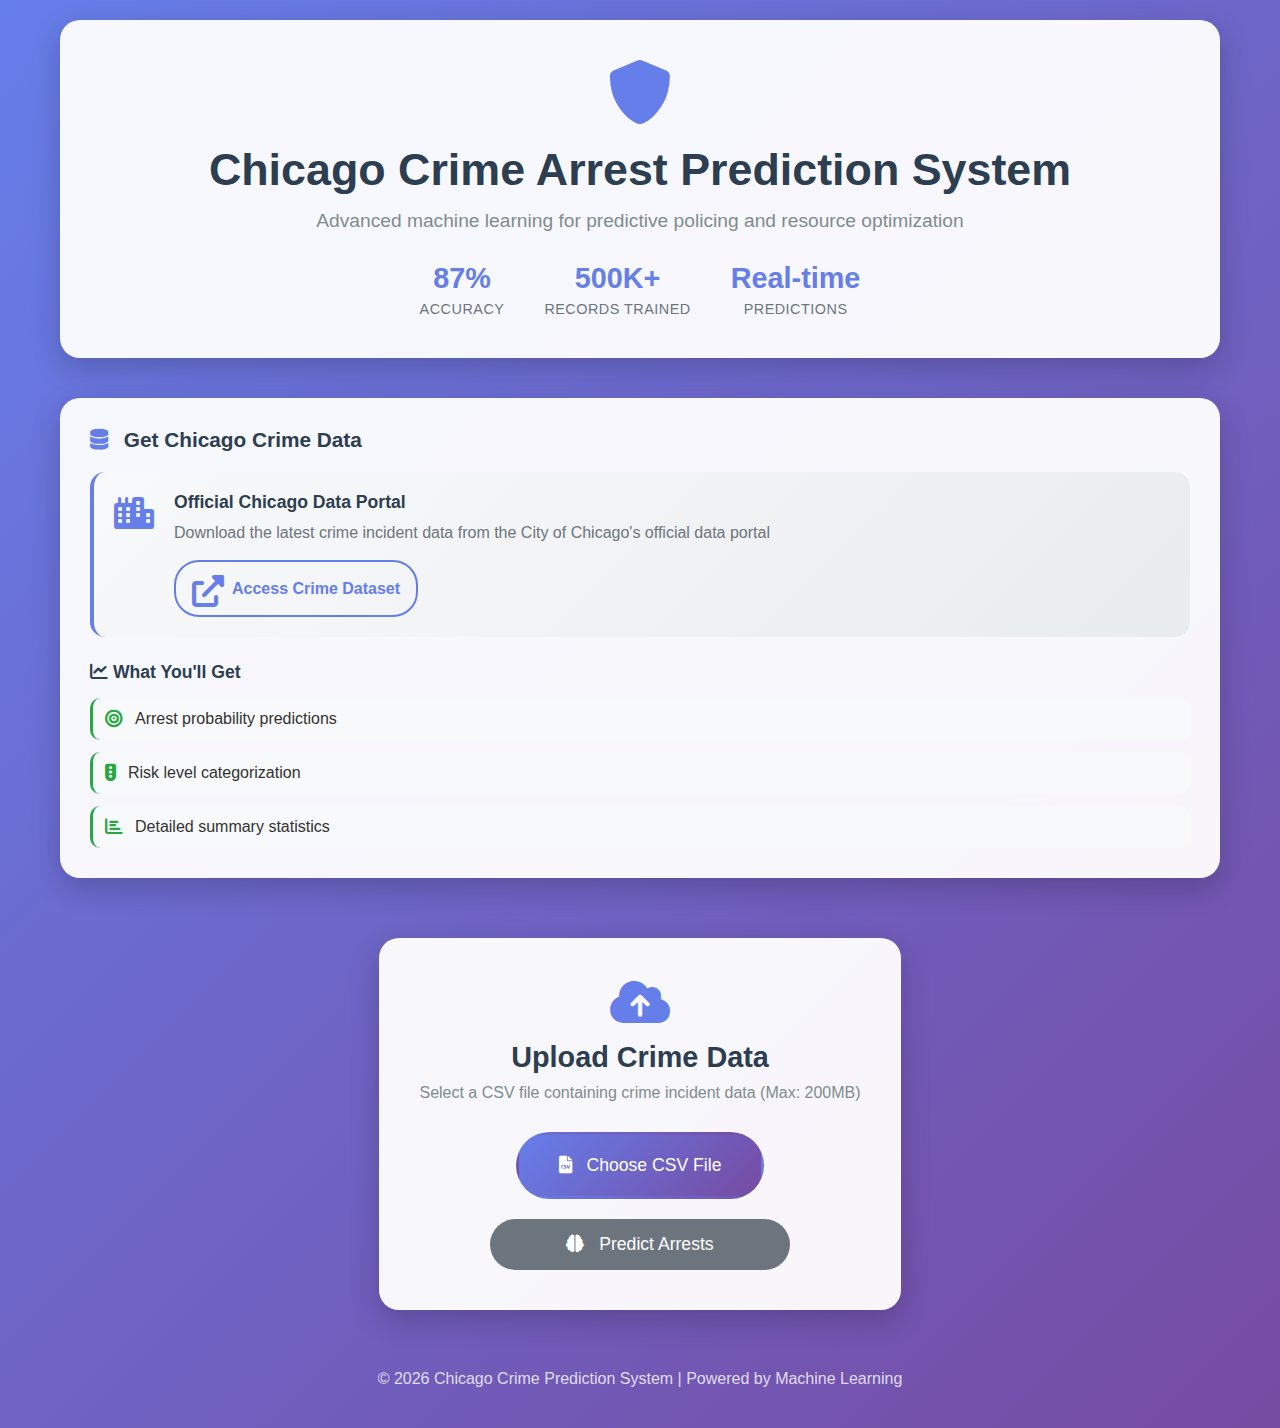
<file: static-web/index.html>
<!DOCTYPE html>
<html lang="en">
<head>
    <meta charset="UTF-8">
    <meta name="viewport" content="width=device-width, initial-scale=1.0">
    <title>Chicago Crime Arrest Prediction</title>
    <link rel="stylesheet" href="style.css">
    <link href="https://cdnjs.cloudflare.com/ajax/libs/font-awesome/6.0.0/css/all.min.css" rel="stylesheet">
</head>
<body>
    <div class="container">
        <header class="header">
            <div class="header-content">
                <div class="header-icon">
                    <i class="fas fa-shield-alt"></i>
                </div>
                <h1>Chicago Crime Arrest Prediction System</h1>
                <p class="subtitle">Advanced machine learning for predictive policing and resource optimization</p>
                <div class="stats-preview">
                    <div class="stat-preview">
                        <span class="stat-number">87%</span>
                        <span class="stat-label">Accuracy</span>
                    </div>
                    <div class="stat-preview">
                        <span class="stat-number">500K+</span>
                        <span class="stat-label">Records Trained</span>
                    </div>
                    <div class="stat-preview">
                        <span class="stat-number">Real-time</span>
                        <span class="stat-label">Predictions</span>
                    </div>
                </div>
            </div>
        </header>

        <main class="main-content">
            <div class="info-section">
                <h3><i class="fas fa-database"></i> Get Chicago Crime Data</h3>
                <div class="data-source">
                    <div class="source-info">
                        <i class="fas fa-city"></i>
                        <div class="source-text">
                            <h4>Official Chicago Data Portal</h4>
                            <p>Download the latest crime incident data from the City of Chicago's official data portal</p>
                            <a href="https://data.cityofchicago.org/Public-Safety/Crimes-2001-to-Present/ijzp-q8t2" target="_blank" class="data-link">
                                <i class="fas fa-external-link-alt"></i>
                                Access Crime Dataset
                            </a>
                        </div>
                    </div>

                    <div class="features-info">
                        <h4><i class="fas fa-chart-line"></i> What You'll Get</h4>
                        <div class="feature-list">
                            <div class="feature-item">
                                <i class="fas fa-bullseye"></i>
                                <span>Arrest probability predictions</span>
                            </div>
                            <div class="feature-item">
                                <i class="fas fa-traffic-light"></i>
                                <span>Risk level categorization</span>
                            </div>
                            <div class="feature-item">
                                <i class="fas fa-chart-bar"></i>
                                <span>Detailed summary statistics</span>
                            </div>
                        </div>
                    </div>
                </div>
            </div>

            <div class="upload-section">
                <div class="upload-card">
                    <div class="upload-header">
                        <i class="fas fa-cloud-upload-alt"></i>
                        <h2>Upload Crime Data</h2>
                        <p>Select a CSV file containing crime incident data (Max: 200MB)</p>
                    </div>

                    <form id="uploadForm">
                        <div class="file-input-container">
                            <input type="file" id="fileInput" accept=".csv,.csv.gz" required>
                            <label for="fileInput" class="file-input-label">
                                <i class="fas fa-file-csv"></i>
                                <span>Choose CSV File</span>
                            </label>
                        </div>

                        <div class="file-info" id="fileInfo" style="display: none;">
                            <i class="fas fa-check-circle"></i>
                            <span id="fileName"></span>
                        </div>

                        <button type="submit" class="submit-btn" id="submitBtn" disabled>
                            <i class="fas fa-brain"></i>
                            Predict Arrests
                        </button>
                    </form>

                    <div class="loading" id="loading" style="display: none;">
                        <div class="spinner"></div>
                        <p>Analyzing your data...</p>
                        <div class="progress-steps">
                            <div class="step active">
                                <i class="fas fa-upload"></i>
                                <span>Uploading</span>
                            </div>
                            <div class="step" id="step2">
                                <i class="fas fa-cogs"></i>
                                <span>Processing</span>
                            </div>
                            <div class="step" id="step3">
                                <i class="fas fa-brain"></i>
                                <span>Predicting</span>
                            </div>
                        </div>
                    </div>

                    <div class="results" id="results" style="display: none;">
                        <h3><i class="fas fa-chart-bar"></i> Prediction Results</h3>
                        <div class="results-grid">
                            <div class="result-card">
                                <div class="result-number" id="totalCases">-</div>
                                <div class="result-label">Total Cases</div>
                            </div>
                            <div class="result-card">
                                <div class="result-number" id="predictedArrests">-</div>
                                <div class="result-label">Predicted Arrests</div>
                            </div>
                            <div class="result-card">
                                <div class="result-number" id="avgProbability">-</div>
                                <div class="result-label">Avg Probability</div>
                            </div>
                            <div class="result-card">
                                <div class="result-number" id="highRiskCases">-</div>
                                <div class="result-label">High Risk Cases</div>
                            </div>
                        </div>
                        <button class="reset-btn" onclick="resetForm()">
                            <i class="fas fa-redo"></i>
                            Analyze Another File
                        </button>
                    </div>
                </div>
            </div>
        </main>

        <footer class="footer">
            <p>&copy; <span id="currentYear"></span> Chicago Crime Prediction System | Powered by Machine Learning</p>
        </footer>
    </div>

    <script src="script.js"></script>
    <script>
        document.getElementById('currentYear').textContent = new Date().getFullYear();
    </script>
</body>
</html>
</file>
<file: static-web/style.css>
/* Reset and base styles */
* {
    margin: 0;
    padding: 0;
    box-sizing: border-box;
}

body {
    font-family: 'Segoe UI', Tahoma, Geneva, Verdana, sans-serif;
    background: linear-gradient(135deg, #667eea 0%, #764ba2 100%);
    min-height: 100vh;
    color: #333;
}

.container {
    max-width: 1200px;
    margin: 0 auto;
    padding: 20px;
    min-height: 100vh;
    display: flex;
    flex-direction: column;
}

/* Header */
.header {
    text-align: center;
    margin-bottom: 40px;
}

.header-content {
    background: rgba(255, 255, 255, 0.95);
    padding: 40px;
    border-radius: 20px;
    box-shadow: 0 10px 30px rgba(0, 0, 0, 0.2);
}

.header-icon {
    margin-bottom: 20px;
}

.header-icon i {
    font-size: 4rem;
    color: #667eea;
}

.header-content h1 {
    font-size: 2.8rem;
    margin-bottom: 15px;
    color: #2c3e50;
    font-weight: 700;
}

.subtitle {
    font-size: 1.2rem;
    color: #7f8c8d;
    margin-bottom: 30px;
    font-weight: 300;
}

.stats-preview {
    display: flex;
    justify-content: center;
    gap: 40px;
    margin-top: 25px;
}

.stat-preview {
    text-align: center;
}

.stat-number {
    display: block;
    font-size: 1.8rem;
    font-weight: 700;
    color: #667eea;
    margin-bottom: 5px;
}

.stat-label {
    font-size: 0.9rem;
    color: #6c757d;
    text-transform: uppercase;
    letter-spacing: 0.5px;
}

/* Main content */
.main-content {
    flex: 1;
    display: flex;
    flex-direction: column;
    gap: 30px;
}

.upload-section {
    display: flex;
    justify-content: center;
    margin-top: 30px;
}

/* Upload card */
.upload-card {
    background: rgba(255, 255, 255, 0.95);
    padding: 40px;
    border-radius: 20px;
    box-shadow: 0 10px 30px rgba(0, 0, 0, 0.2);
    text-align: center;
}

.upload-header {
    margin-bottom: 30px;
}

.upload-header i {
    font-size: 3rem;
    color: #667eea;
    margin-bottom: 15px;
}

.upload-header h2 {
    font-size: 1.8rem;
    margin-bottom: 10px;
    color: #2c3e50;
}

.upload-header p {
    color: #7f8c8d;
}

/* File input */
.file-input-container {
    position: relative;
    margin-bottom: 20px;
}

#fileInput {
    display: none;
}

.file-input-label {
    display: inline-block;
    padding: 20px 40px;
    background: linear-gradient(135deg, #667eea, #764ba2);
    color: white;
    border-radius: 50px;
    cursor: pointer;
    transition: all 0.3s ease;
    font-size: 1.1rem;
    border: 3px dashed transparent;
}

.file-input-label:hover {
    transform: translateY(-2px);
    box-shadow: 0 5px 15px rgba(102, 126, 234, 0.4);
}

.file-input-label i {
    margin-right: 10px;
}

/* File info */
.file-info {
    background: #d4edda;
    color: #155724;
    padding: 15px;
    border-radius: 10px;
    margin-bottom: 20px;
    border: 1px solid #c3e6cb;
}

.file-info i {
    margin-right: 10px;
    color: #28a745;
}

/* Submit button */
.submit-btn {
    background: linear-gradient(135deg, #28a745, #20c997);
    color: white;
    border: none;
    padding: 15px 40px;
    border-radius: 50px;
    font-size: 1.1rem;
    cursor: pointer;
    transition: all 0.3s ease;
    width: 100%;
    max-width: 300px;
}

.submit-btn:hover:not(:disabled) {
    transform: translateY(-2px);
    box-shadow: 0 5px 15px rgba(40, 167, 69, 0.4);
}

.submit-btn:disabled {
    background: #6c757d;
    cursor: not-allowed;
}

.submit-btn i {
    margin-right: 10px;
}

/* Loading animation */
.loading {
    text-align: center;
    padding: 30px;
}

.spinner {
    width: 50px;
    height: 50px;
    border: 4px solid #f3f3f3;
    border-top: 4px solid #667eea;
    border-radius: 50%;
    animation: spin 1s linear infinite;
    margin: 0 auto 20px;
}

@keyframes spin {
    0% { transform: rotate(0deg); }
    100% { transform: rotate(360deg); }
}

.progress-steps {
    display: flex;
    justify-content: center;
    gap: 30px;
    margin-top: 20px;
}

.step {
    display: flex;
    flex-direction: column;
    align-items: center;
    opacity: 0.5;
    transition: opacity 0.3s ease;
}

.step.active {
    opacity: 1;
    color: #667eea;
}

.step i {
    font-size: 1.5rem;
    margin-bottom: 5px;
}

/* Results section */
.results {
    text-align: center;
    padding: 30px;
}

.results h3 {
    color: #2c3e50;
    margin-bottom: 20px;
    font-size: 1.5rem;
}

.results-grid {
    display: grid;
    grid-template-columns: repeat(auto-fit, minmax(200px, 1fr));
    gap: 20px;
    margin-bottom: 30px;
}

.result-card {
    background: #f8f9fa;
    padding: 20px;
    border-radius: 15px;
    border-left: 4px solid #667eea;
}

.result-number {
    font-size: 2rem;
    font-weight: 700;
    color: #667eea;
    margin-bottom: 5px;
}

.result-label {
    color: #6c757d;
    font-size: 0.9rem;
    text-transform: uppercase;
    letter-spacing: 0.5px;
}

.reset-btn {
    background: linear-gradient(135deg, #667eea, #764ba2);
    color: white;
    border: none;
    padding: 15px 30px;
    border-radius: 50px;
    font-size: 1rem;
    cursor: pointer;
    transition: all 0.3s ease;
}

.reset-btn:hover {
    transform: translateY(-2px);
    box-shadow: 0 5px 15px rgba(102, 126, 234, 0.4);
}

.reset-btn i {
    margin-right: 10px;
}

/* Info section */
.info-section {
    background: rgba(255, 255, 255, 0.95);
    padding: 30px;
    border-radius: 20px;
    box-shadow: 0 10px 30px rgba(0, 0, 0, 0.2);
}

.info-section h3 {
    color: #2c3e50;
    margin-bottom: 20px;
    font-size: 1.3rem;
}

.info-section h3 i {
    margin-right: 10px;
    color: #667eea;
}

.data-source {
    display: flex;
    flex-direction: column;
    gap: 25px;
}

.source-info {
    display: flex;
    align-items: flex-start;
    gap: 20px;
    padding: 20px;
    background: linear-gradient(135deg, #f8f9fa, #e9ecef);
    border-radius: 15px;
    border-left: 4px solid #667eea;
}

.source-info i {
    font-size: 2rem;
    color: #667eea;
    margin-top: 5px;
}

.source-text h4 {
    color: #2c3e50;
    margin-bottom: 8px;
    font-size: 1.1rem;
}

.source-text p {
    color: #6c757d;
    margin-bottom: 15px;
    line-height: 1.5;
}

.data-link {
    display: inline-flex;
    align-items: center;
    gap: 8px;
    color: #667eea;
    text-decoration: none;
    font-weight: 600;
    padding: 8px 16px;
    border: 2px solid #667eea;
    border-radius: 25px;
    transition: all 0.3s ease;
}

.data-link:hover {
    background: #667eea;
    color: white;
    transform: translateY(-2px);
}

.features-info h4 {
    color: #2c3e50;
    margin-bottom: 15px;
    font-size: 1.1rem;
}

.feature-list {
    display: flex;
    flex-direction: column;
    gap: 12px;
}

.feature-item {
    display: flex;
    align-items: center;
    gap: 12px;
    padding: 12px;
    background: #f8f9fa;
    border-radius: 10px;
    border-left: 3px solid #28a745;
}

.feature-item i {
    color: #28a745;
    font-size: 1.1rem;
}

/* Footer */
.footer {
    text-align: center;
    margin-top: 40px;
    padding: 20px;
    color: rgba(255, 255, 255, 0.8);
}

/* Responsive design */
@media (max-width: 768px) {
    .stats-preview {
        flex-direction: column;
        gap: 20px;
    }

    .results-grid {
        grid-template-columns: 1fr;
    }

    .progress-steps {
        flex-direction: column;
        gap: 15px;
    }

    .step {
        flex-direction: row;
        gap: 10px;
    }

    .source-info {
        flex-direction: column;
        text-align: center;
    }
}
</file>
